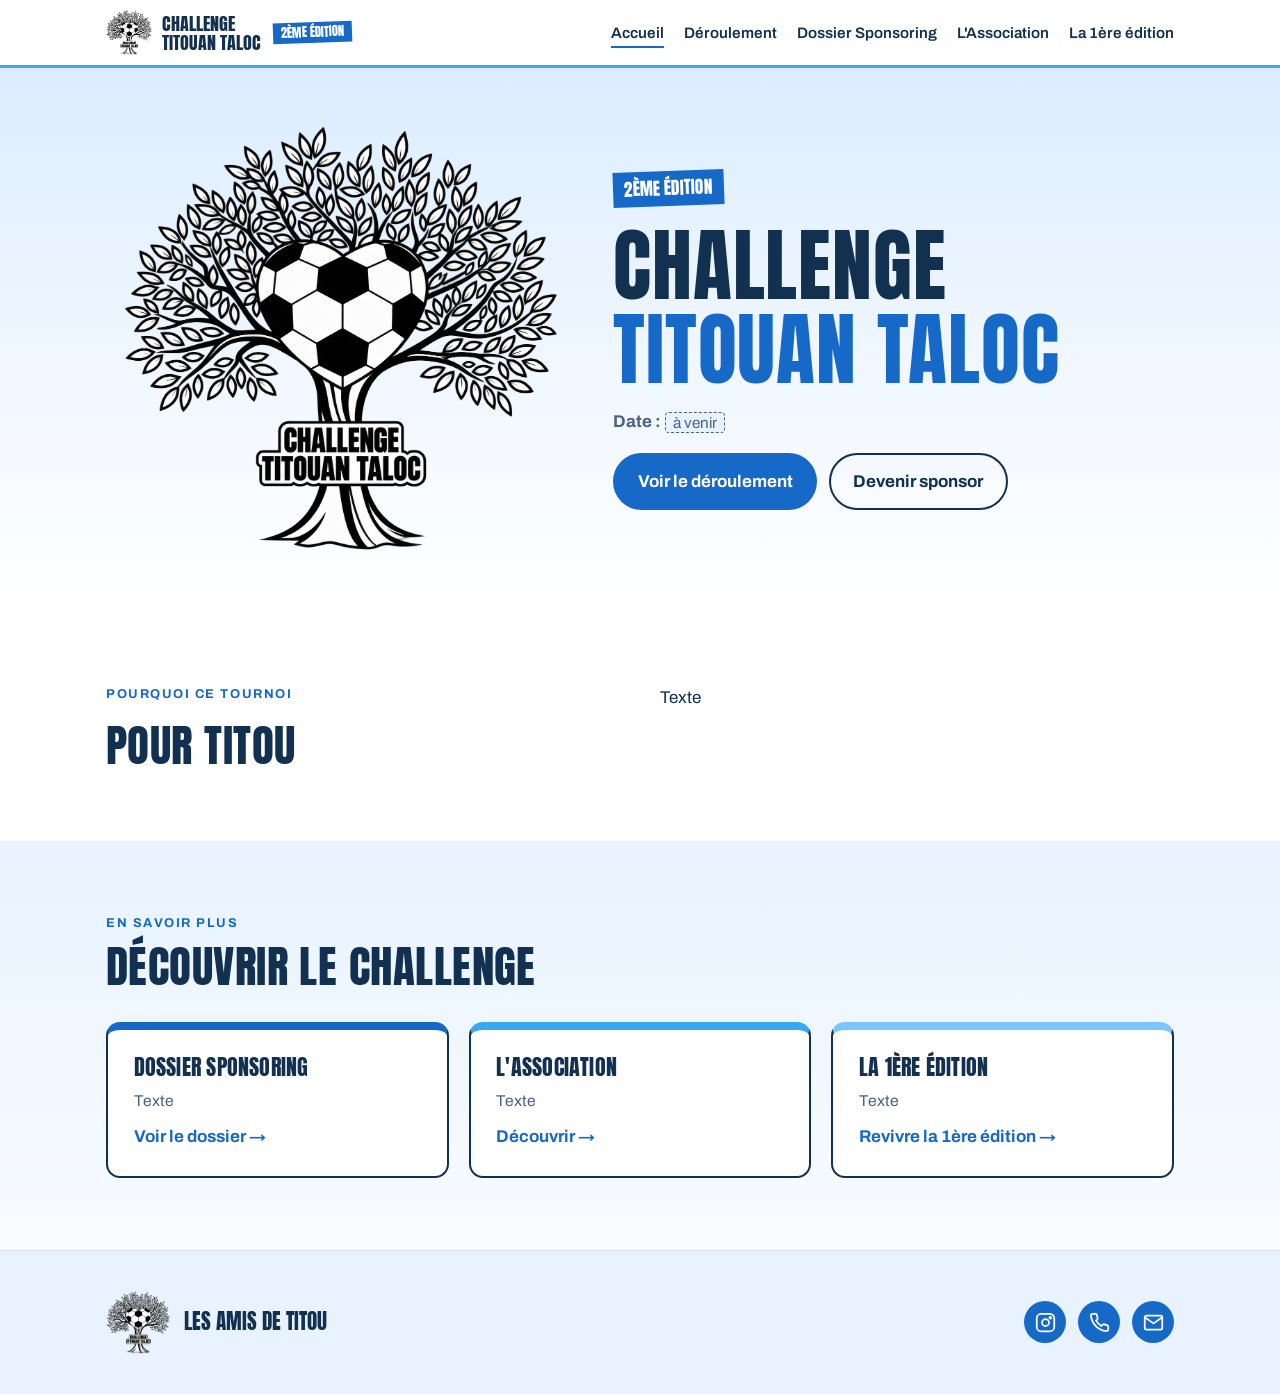
<file: index.html>
<!DOCTYPE html>
<html lang="fr">
<head>
  <meta charset="UTF-8">
  <meta name="viewport" content="width=device-width, initial-scale=1, viewport-fit=cover">
  <title>Challenge Titouan Taloc</title>
  <meta name="description" content="Tournoi de foot en hommage à Titouan Taloc - 2ème édition.">
  <!-- Logo du site (icône de l'onglet) -->
  <link rel="icon" type="image/png" href="assets/logo.png">
  <!-- Polices Google Fonts -->
  <link rel="stylesheet" href="https://fonts.googleapis.com/css2?family=Anton&family=Archivo:wght@400;600;700&display=swap">
  <link rel="stylesheet" href="css/style.css">
</head>
<body>

  <!-- ===== EN-TÊTE (identique sur toutes les pages) ===== -->
  <header class="site-header">
    <div class="container">
      <a class="brand" href="index.html">
        <img src="assets/logo.png" alt="">
        <span>Challenge<br>Titouan Taloc</span>
        <span class="edition-tag">2ème édition</span>
      </a>
      <!-- Bouton menu burger (visible seulement sur téléphone) -->
      <button class="menu-btn" type="button" aria-label="Ouvrir le menu" aria-expanded="false" aria-controls="menu">
        <span></span><span></span><span></span>
      </button>
      <nav id="menu">
        <ul class="nav">
          <li><a href="index.html" aria-current="page">Accueil</a></li>
          <li><a href="deroulement.html">Déroulement</a></li>
          <li><a href="sponsoring.html">Dossier Sponsoring</a></li>
          <li><a href="association.html">L'Association</a></li>
          <li><a href="premiere-edition.html">La 1ère édition</a></li>
        </ul>
      </nav>
    </div>
  </header>

  <main>
    <!-- ===== PRÉSENTATION ===== -->
    <section class="hero">
      <div class="container">
        <img class="hero-logo" src="assets/logo.png" alt="Logo du Challenge Titouan Taloc : un arbre dont le cœur est un ballon de foot">

        <div class="stack">
          <span class="edition-tag">2ème édition</span>
          <h1>Challenge <span>Titouan Taloc</span></h1>

          <!-- À compléter : date et lieu -->
          <p class="muted"><strong>Date :</strong> <span class="todo">à venir</span></p>
          <div class="btn-row">
            <a class="btn btn--primary" href="deroulement.html">Voir le déroulement</a>
            <a class="btn" href="sponsoring.html">Devenir sponsor</a>
          </div>
        </div>
      </div>
    </section>

    <!-- ===== POURQUOI CE TOURNOI ===== -->
    <section class="section">
      <div class="container two-cols">
        <div class="stack">
          <span class="eyebrow">Pourquoi ce tournoi</span>
          <h2>Pour Titou</h2>
        </div>
        <div class="stack">
          <p>
            Texte</p>
        </div>
      </div>
    </section>

    <!-- ===== BOUTONS VERS LES AUTRES PAGES ===== -->
    <section class="section section--alt">
      <div class="container">
        <span class="eyebrow">En savoir plus</span>
        <h2>Découvrir le Challenge</h2>

        <div class="cards">
          <a class="card" href="sponsoring.html">
            <h3>Dossier Sponsoring</h3>
            <p>Texte</p>
            <span class="arrow">Voir le dossier →</span>
          </a>
          <a class="card" href="association.html">
            <h3>L'Association</h3>
            <p>Texte</p>
            <span class="arrow">Découvrir →</span>
          </a>
          <a class="card" href="premiere-edition.html">
            <h3>La 1ère édition</h3>
            <p>Texte</p>
            <span class="arrow">Revivre la 1ère édition →</span>
          </a>
        </div>
      </div>
    </section>
  </main>

  <!-- ===== PIED DE PAGE (identique sur toutes les pages) ===== -->
  <footer class="site-footer">
    <div class="container">
      <div class="footer-brand">
        <img src="assets/logo.png" alt="">
        <div>
          <strong>Les Amis de Titou</strong>
        </div>
      </div>

      <div class="footer-icons">
        <a href="https://www.instagram.com/challenge_titou/" target="_blank" rel="noopener" aria-label="Instagram @challenge_titou" title="Instagram">
          <span class="icon">
            <svg viewBox="0 0 24 24" fill="none" stroke="currentColor" stroke-width="2" stroke-linecap="round" stroke-linejoin="round"><rect x="2" y="2" width="20" height="20" rx="5"/><circle cx="12" cy="12" r="4"/><circle cx="17.5" cy="6.5" r="1" fill="currentColor"/></svg>
          </span>
        </a>
        <a href="tel:+33767082339" aria-label="Téléphone 07 67 08 23 39" title="07 67 08 23 39">
          <span class="icon">
            <svg viewBox="0 0 24 24" fill="none" stroke="currentColor" stroke-width="2" stroke-linecap="round" stroke-linejoin="round"><path d="M22 16.92v3a2 2 0 0 1-2.18 2 19.79 19.79 0 0 1-8.63-3.07 19.5 19.5 0 0 1-6-6 19.79 19.79 0 0 1-3.07-8.67A2 2 0 0 1 4.11 2h3a2 2 0 0 1 2 1.72c.13.96.36 1.9.7 2.81a2 2 0 0 1-.45 2.11L8.09 9.91a16 16 0 0 0 6 6l1.27-1.27a2 2 0 0 1 2.11-.45c.91.34 1.85.57 2.81.7A2 2 0 0 1 22 16.92z"/></svg>
          </span>
        </a>
        <a href="mailto:lescopainsdetitou@gmail.com" aria-label="Mail lescopainsdetitou@gmail.com" title="lescopainsdetitou@gmail.com">
          <span class="icon">
            <svg viewBox="0 0 24 24" fill="none" stroke="currentColor" stroke-width="2" stroke-linecap="round" stroke-linejoin="round"><rect x="2" y="4" width="20" height="16" rx="2"/><path d="m22 6-10 7L2 6"/></svg>
          </span>
        </a>
      </div>
    </div>
  </footer>

  <script src="js/menu.js"></script>
</body>
</html>
</file>
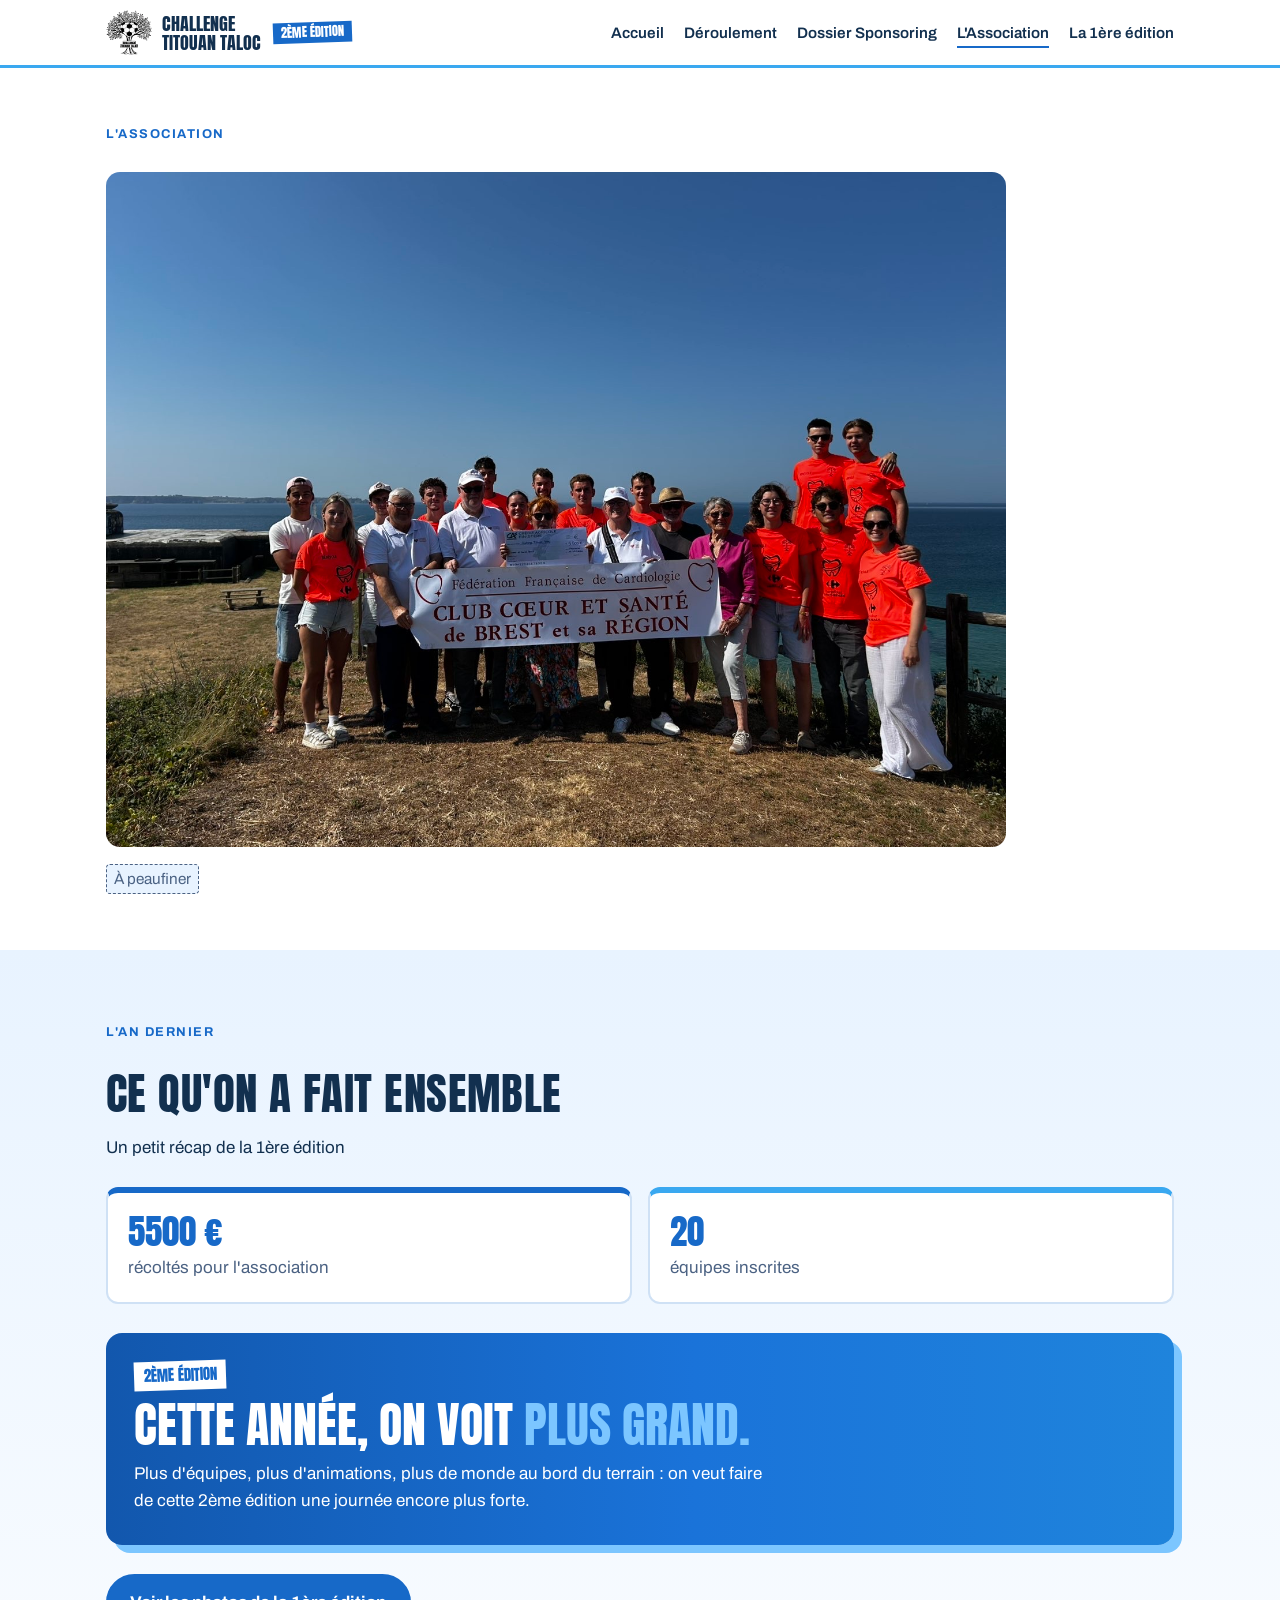
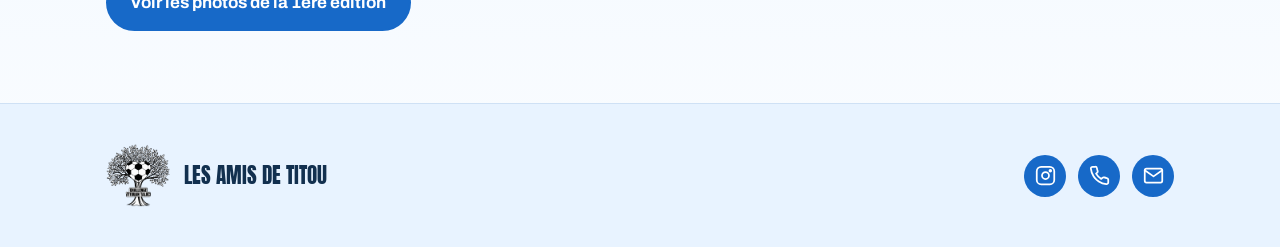
<file: association.html>
<!DOCTYPE html>
<html lang="fr">
<head>
  <meta charset="UTF-8">
  <meta name="viewport" content="width=device-width, initial-scale=1, viewport-fit=cover">
  <title>L'Association - Challenge Titouan Taloc</title>
  <link rel="icon" type="image/png" href="assets/logo.png">
  <link rel="stylesheet" href="https://fonts.googleapis.com/css2?family=Anton&family=Archivo:wght@400;600;700&display=swap">
  <link rel="stylesheet" href="css/style.css">
</head>
<body>

  <!-- ===== EN-TÊTE ===== -->
  <header class="site-header">
    <div class="container">
      <a class="brand" href="index.html">
        <img src="assets/logo.png" alt="">
        <span>Challenge<br>Titouan Taloc</span>
        <span class="edition-tag">2ème édition</span>
      </a>
      <!-- Bouton menu burger (visible seulement sur téléphone) -->
      <button class="menu-btn" type="button" aria-label="Ouvrir le menu" aria-expanded="false" aria-controls="menu">
        <span></span><span></span><span></span>
      </button>
      <nav id="menu">
        <ul class="nav">
          <li><a href="index.html">Accueil</a></li>
          <li><a href="deroulement.html">Déroulement</a></li>
          <li><a href="sponsoring.html">Dossier Sponsoring</a></li>
          <li><a href="association.html" aria-current="page">L'Association</a></li>
          <li><a href="premiere-edition.html">La 1ère édition</a></li>
        </ul>
      </nav>
    </div>
  </header>

  <main>
    <section class="page-head">
      <div class="container stack">
        <span class="eyebrow">L'Association</span>
        <figure class="photo">
          <img src="assets/photo-groupe.jpg" alt="Photo de groupe des Amis de Titou">
        </figure>
        <p class="todo">À peaufiner</p>
      </div>
    </section>

    <!-- ===== RÉCAP DE LA 1ÈRE ÉDITION (pour que l'asso puisse se projeter) ===== -->
    <section class="section section--alt">
      <div class="container stack">
        <span class="eyebrow">L'an dernier</span>
        <h2>Ce qu'on a fait ensemble</h2>
        <p>Un petit récap de la 1ère édition</p>

        <div class="stats">
          <div class="stat">
            <span class="num">5500 €</span>
            <span class="muted">récoltés pour l'association</span>
          </div>
          <div class="stat">
            <span class="num">20</span>
            <span class="muted">équipes inscrites</span>
          </div>
        </div>

        <!-- Encadré "on voit plus grand" -->
        <div class="next-year">
          <span class="next-year__tag">2ème édition</span>
          <p class="next-year__title">Cette année, on voit <span>plus grand.</span></p>
          <p>Plus d'équipes, plus d'animations, plus de monde au bord du terrain : on veut faire de cette 2ème édition une journée encore plus forte.</p>
        </div>

        <div class="btn-row">
          <a class="btn btn--primary" href="premiere-edition.html">Voir les photos de la 1ère édition</a>
        </div>
      </div>
    </section>
  </main>

<!-- ===== PIED DE PAGE ===== -->
  <footer class="site-footer">
    <div class="container">
      <div class="footer-brand">
        <img src="assets/logo.png" alt="">
        <div>
          <strong>Les Amis de Titou</strong>
        </div>
      </div>

      <div class="footer-icons">
        <a href="https://www.instagram.com/challenge_titou/" target="_blank" rel="noopener" aria-label="Instagram @challenge_titou" title="Instagram">
          <span class="icon">
            <svg viewBox="0 0 24 24" fill="none" stroke="currentColor" stroke-width="2" stroke-linecap="round" stroke-linejoin="round"><rect x="2" y="2" width="20" height="20" rx="5"/><circle cx="12" cy="12" r="4"/><circle cx="17.5" cy="6.5" r="1" fill="currentColor"/></svg>
          </span>
        </a>
        <a href="tel:+33767082339" aria-label="Téléphone 07 67 08 23 39" title="07 67 08 23 39">
          <span class="icon">
            <svg viewBox="0 0 24 24" fill="none" stroke="currentColor" stroke-width="2" stroke-linecap="round" stroke-linejoin="round"><path d="M22 16.92v3a2 2 0 0 1-2.18 2 19.79 19.79 0 0 1-8.63-3.07 19.5 19.5 0 0 1-6-6 19.79 19.79 0 0 1-3.07-8.67A2 2 0 0 1 4.11 2h3a2 2 0 0 1 2 1.72c.13.96.36 1.9.7 2.81a2 2 0 0 1-.45 2.11L8.09 9.91a16 16 0 0 0 6 6l1.27-1.27a2 2 0 0 1 2.11-.45c.91.34 1.85.57 2.81.7A2 2 0 0 1 22 16.92z"/></svg>
          </span>
        </a>
        <a href="mailto:lescopainsdetitou@gmail.com" aria-label="Mail lescopainsdetitou@gmail.com" title="lescopainsdetitou@gmail.com">
          <span class="icon">
            <svg viewBox="0 0 24 24" fill="none" stroke="currentColor" stroke-width="2" stroke-linecap="round" stroke-linejoin="round"><rect x="2" y="4" width="20" height="16" rx="2"/><path d="m22 6-10 7L2 6"/></svg>
          </span>
        </a>
      </div>
    </div>
  </footer>

  <script src="js/menu.js"></script>
</body>
</html>
</file>
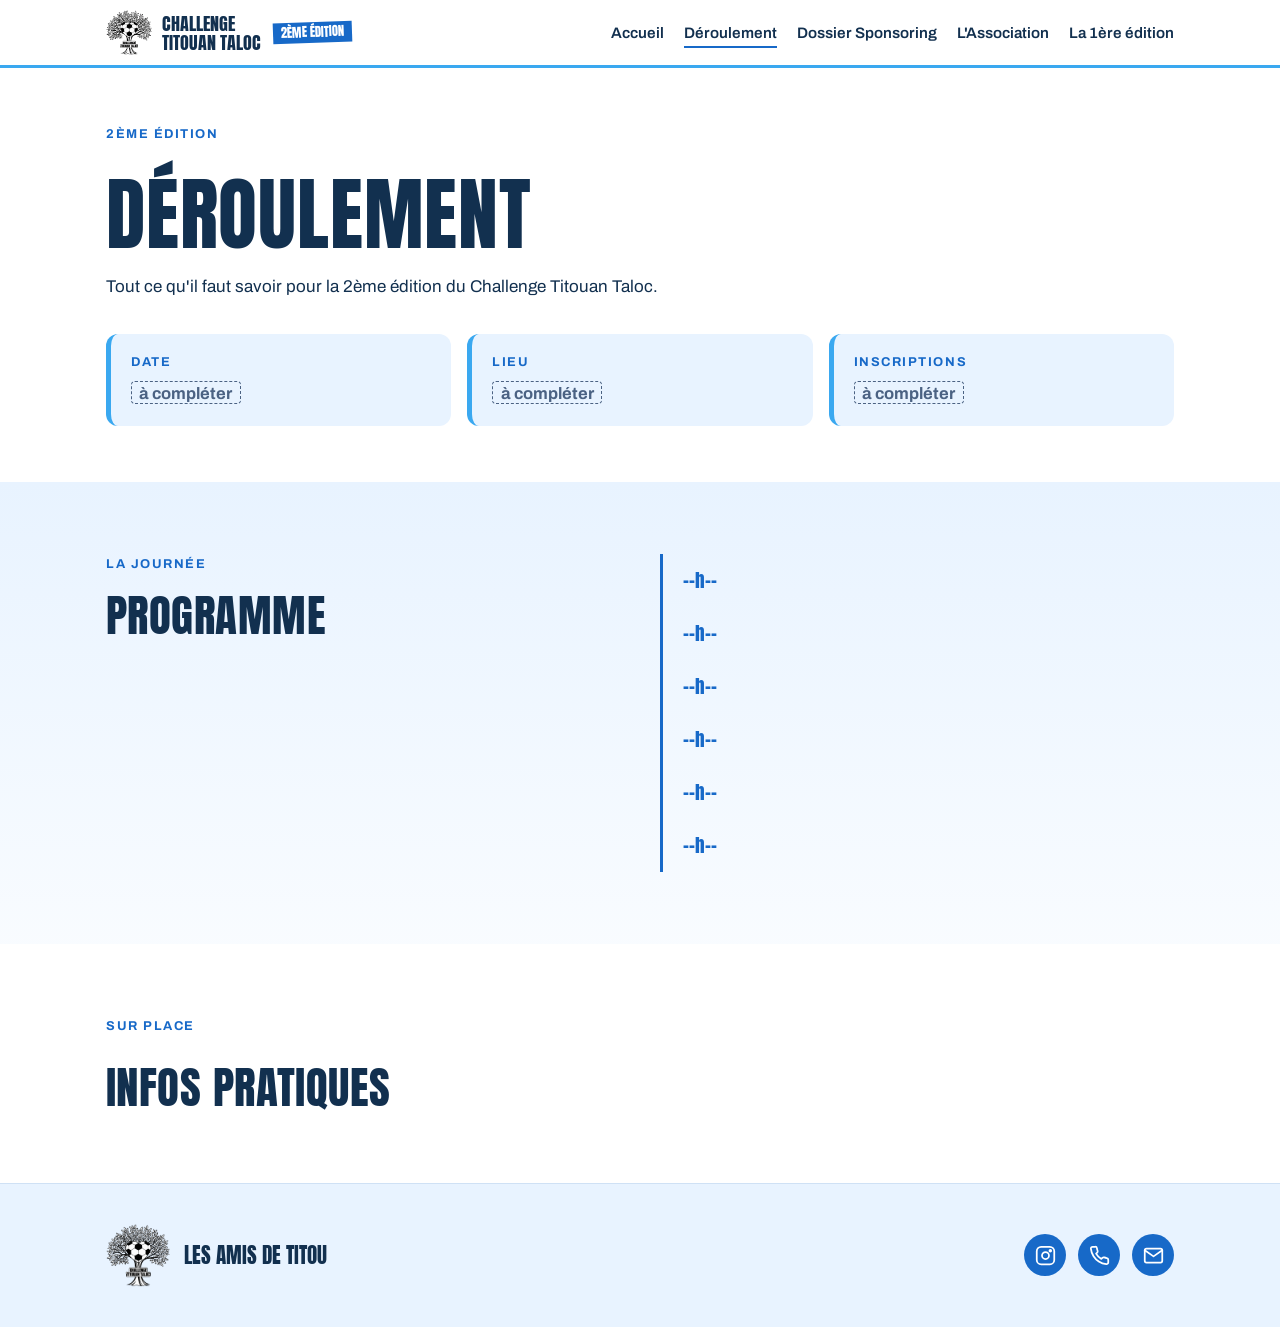
<file: deroulement.html>
<!DOCTYPE html>
<html lang="fr">
<head>
  <meta charset="UTF-8">
  <meta name="viewport" content="width=device-width, initial-scale=1, viewport-fit=cover">
  <title>Déroulement - Challenge Titouan Taloc</title>
  <link rel="icon" type="image/png" href="assets/logo.png">
  <link rel="stylesheet" href="https://fonts.googleapis.com/css2?family=Anton&family=Archivo:wght@400;600;700&display=swap">
  <link rel="stylesheet" href="css/style.css">
</head>
<body>

  <!-- ===== EN-TÊTE ===== -->
  <header class="site-header">
    <div class="container">
      <a class="brand" href="index.html">
        <img src="assets/logo.png" alt="">
        <span>Challenge<br>Titouan Taloc</span>
        <span class="edition-tag">2ème édition</span>
      </a>
      <!-- Bouton menu burger (visible seulement sur téléphone) -->
      <button class="menu-btn" type="button" aria-label="Ouvrir le menu" aria-expanded="false" aria-controls="menu">
        <span></span><span></span><span></span>
      </button>
      <nav id="menu">
        <ul class="nav">
          <li><a href="index.html">Accueil</a></li>
          <li><a href="deroulement.html" aria-current="page">Déroulement</a></li>
          <li><a href="sponsoring.html">Dossier Sponsoring</a></li>
          <li><a href="association.html">L'Association</a></li>
          <li><a href="premiere-edition.html">La 1ère édition</a></li>
        </ul>
      </nav>
    </div>
  </header>

  <main>
    <section class="page-head">
      <div class="container stack">
        <span class="eyebrow">2ème édition</span>
        <h1>Déroulement</h1>
        <p>Tout ce qu'il faut savoir pour la 2ème édition du Challenge Titouan Taloc.</p>

        <!-- Les infos principales en un coup d'œil -->
        <div class="infos">
          <div class="info">
            <span class="eyebrow">Date</span>
            <strong><span class="todo">à compléter</span></strong>
          </div>
          <div class="info">
            <span class="eyebrow">Lieu</span>
            <strong><span class="todo">à compléter</span></strong>
          </div>
          <div class="info">
            <span class="eyebrow">Inscriptions</span>
            <strong><span class="todo">à compléter</span></strong>
          </div>
        </div>
      </div>
    </section>

    <!-- ===== PROGRAMME DE LA JOURNÉE ===== -->
    <section class="section section--alt">
      <div class="container two-cols">
        <div class="stack">
          <span class="eyebrow">La journée</span>
          <h2>Programme</h2>
        </div>

        <!-- Pour ajouter une étape : copier un <li> et écrire l'heure + le texte -->
        <ol class="timeline">
          <li><span class="time">--h--</span></li>
          <li><span class="time">--h--</span></li>
          <li><span class="time">--h--</span></li>
          <li><span class="time">--h--</span></li>
          <li><span class="time">--h--</span></li>
          <li><span class="time">--h--</span></li>
        </ol>
      </div>
    </section>

    <!-- ===== INFOS PRATIQUES ===== -->
    <section class="section">
      <div class="container stack">
        <span class="eyebrow">Sur place</span>
        <h2>Infos pratiques</h2>
      </div>
    </section>

  </main>

<!-- ===== PIED DE PAGE ===== -->
  <footer class="site-footer">
    <div class="container">
      <div class="footer-brand">
        <img src="assets/logo.png" alt="">
        <div>
          <strong>Les Amis de Titou</strong>
        </div>
      </div>

      <div class="footer-icons">
        <a href="https://www.instagram.com/challenge_titou/" target="_blank" rel="noopener" aria-label="Instagram @challenge_titou" title="Instagram">
          <span class="icon">
            <svg viewBox="0 0 24 24" fill="none" stroke="currentColor" stroke-width="2" stroke-linecap="round" stroke-linejoin="round"><rect x="2" y="2" width="20" height="20" rx="5"/><circle cx="12" cy="12" r="4"/><circle cx="17.5" cy="6.5" r="1" fill="currentColor"/></svg>
          </span>
        </a>
        <a href="tel:+33767082339" aria-label="Téléphone 07 67 08 23 39" title="07 67 08 23 39">
          <span class="icon">
            <svg viewBox="0 0 24 24" fill="none" stroke="currentColor" stroke-width="2" stroke-linecap="round" stroke-linejoin="round"><path d="M22 16.92v3a2 2 0 0 1-2.18 2 19.79 19.79 0 0 1-8.63-3.07 19.5 19.5 0 0 1-6-6 19.79 19.79 0 0 1-3.07-8.67A2 2 0 0 1 4.11 2h3a2 2 0 0 1 2 1.72c.13.96.36 1.9.7 2.81a2 2 0 0 1-.45 2.11L8.09 9.91a16 16 0 0 0 6 6l1.27-1.27a2 2 0 0 1 2.11-.45c.91.34 1.85.57 2.81.7A2 2 0 0 1 22 16.92z"/></svg>
          </span>
        </a>
        <a href="mailto:lescopainsdetitou@gmail.com" aria-label="Mail lescopainsdetitou@gmail.com" title="lescopainsdetitou@gmail.com">
          <span class="icon">
            <svg viewBox="0 0 24 24" fill="none" stroke="currentColor" stroke-width="2" stroke-linecap="round" stroke-linejoin="round"><rect x="2" y="4" width="20" height="16" rx="2"/><path d="m22 6-10 7L2 6"/></svg>
          </span>
        </a>
      </div>
    </div>
  </footer>

  <script src="js/menu.js"></script>
</body>
</html>
</file>
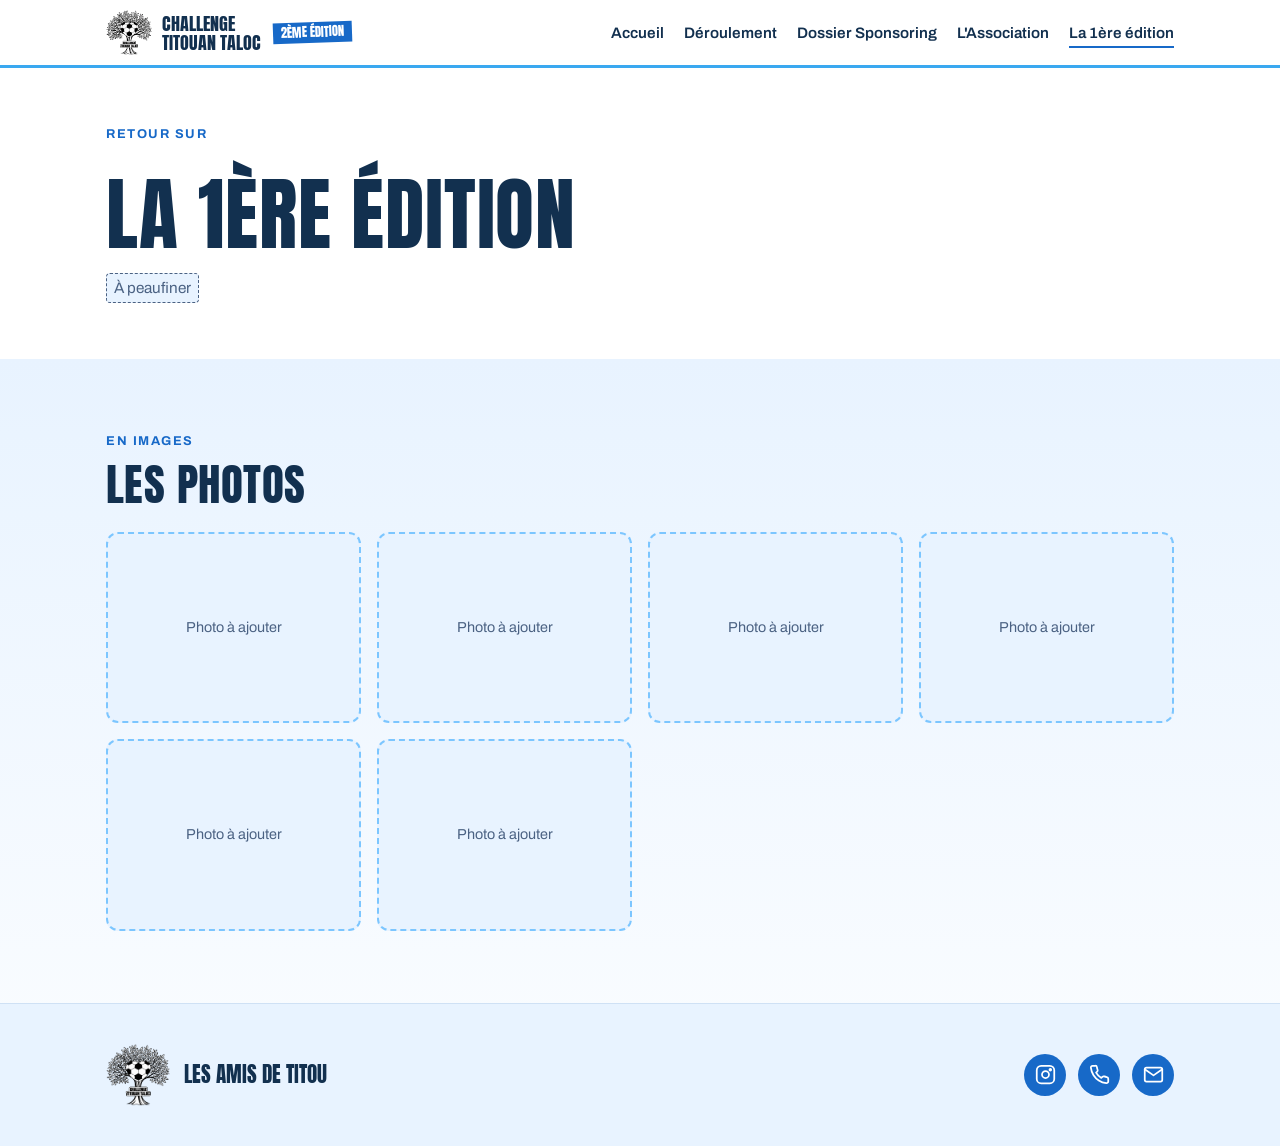
<file: premiere-edition.html>
<!DOCTYPE html>
<html lang="fr">
<head>
  <meta charset="UTF-8">
  <meta name="viewport" content="width=device-width, initial-scale=1, viewport-fit=cover">
  <title>La 1ère édition - Challenge Titouan Taloc</title>
  <link rel="icon" type="image/png" href="assets/logo.png">
  <link rel="stylesheet" href="https://fonts.googleapis.com/css2?family=Anton&family=Archivo:wght@400;600;700&display=swap">
  <link rel="stylesheet" href="css/style.css">
</head>
<body>

  <!-- ===== EN-TÊTE ===== -->
  <header class="site-header">
    <div class="container">
      <a class="brand" href="index.html">
        <img src="assets/logo.png" alt="">
        <span>Challenge<br>Titouan Taloc</span>
        <span class="edition-tag">2ème édition</span>
      </a>
      <!-- Bouton menu burger (visible seulement sur téléphone) -->
      <button class="menu-btn" type="button" aria-label="Ouvrir le menu" aria-expanded="false" aria-controls="menu">
        <span></span><span></span><span></span>
      </button>
      <nav id="menu">
        <ul class="nav">
          <li><a href="index.html">Accueil</a></li>
          <li><a href="deroulement.html">Déroulement</a></li>
          <li><a href="sponsoring.html">Dossier Sponsoring</a></li>
          <li><a href="association.html">L'Association</a></li>
          <li><a href="premiere-edition.html" aria-current="page">La 1ère édition</a></li>
        </ul>
      </nav>
    </div>
  </header>

  <main>
    <section class="page-head">
      <div class="container stack">
        <span class="eyebrow">Retour sur</span>
        <h1>La 1ère édition</h1>
        <p class="todo">À peaufiner</p>
      </div>
    </section>

    <!-- ===== PHOTOS DE LA 1ÈRE ÉDITION ===== -->
    <section class="section section--alt">
      <div class="container">
        <span class="eyebrow">En images</span>
        <h2>Les photos</h2>

        <!-- Pour ajouter une photo : la mettre dans assets/ puis remplacer une case
             <div class="photo-slot">…</div> par :
             <figure><img src="assets/nom-de-la-photo.jpg" alt="Description courte"></figure> -->
        <div class="gallery">
          <div class="photo-slot">Photo à ajouter</div>
          <div class="photo-slot">Photo à ajouter</div>
          <div class="photo-slot">Photo à ajouter</div>
          <div class="photo-slot">Photo à ajouter</div>
          <div class="photo-slot">Photo à ajouter</div>
          <div class="photo-slot">Photo à ajouter</div>
        </div>
      </div>
    </section>
  </main>

<!-- ===== PIED DE PAGE ===== -->
  <footer class="site-footer">
    <div class="container">
      <div class="footer-brand">
        <img src="assets/logo.png" alt="">
        <div>
          <strong>Les Amis de Titou</strong>
        </div>
      </div>

      <div class="footer-icons">
        <a href="https://www.instagram.com/challenge_titou/" target="_blank" rel="noopener" aria-label="Instagram @challenge_titou" title="Instagram">
          <span class="icon">
            <svg viewBox="0 0 24 24" fill="none" stroke="currentColor" stroke-width="2" stroke-linecap="round" stroke-linejoin="round"><rect x="2" y="2" width="20" height="20" rx="5"/><circle cx="12" cy="12" r="4"/><circle cx="17.5" cy="6.5" r="1" fill="currentColor"/></svg>
          </span>
        </a>
        <a href="tel:+33767082339" aria-label="Téléphone 07 67 08 23 39" title="07 67 08 23 39">
          <span class="icon">
            <svg viewBox="0 0 24 24" fill="none" stroke="currentColor" stroke-width="2" stroke-linecap="round" stroke-linejoin="round"><path d="M22 16.92v3a2 2 0 0 1-2.18 2 19.79 19.79 0 0 1-8.63-3.07 19.5 19.5 0 0 1-6-6 19.79 19.79 0 0 1-3.07-8.67A2 2 0 0 1 4.11 2h3a2 2 0 0 1 2 1.72c.13.96.36 1.9.7 2.81a2 2 0 0 1-.45 2.11L8.09 9.91a16 16 0 0 0 6 6l1.27-1.27a2 2 0 0 1 2.11-.45c.91.34 1.85.57 2.81.7A2 2 0 0 1 22 16.92z"/></svg>
          </span>
        </a>
        <a href="mailto:lescopainsdetitou@gmail.com" aria-label="Mail lescopainsdetitou@gmail.com" title="lescopainsdetitou@gmail.com">
          <span class="icon">
            <svg viewBox="0 0 24 24" fill="none" stroke="currentColor" stroke-width="2" stroke-linecap="round" stroke-linejoin="round"><rect x="2" y="4" width="20" height="16" rx="2"/><path d="m22 6-10 7L2 6"/></svg>
          </span>
        </a>
      </div>
    </div>
  </footer>

  <script src="js/menu.js"></script>
</body>
</html>
</file>
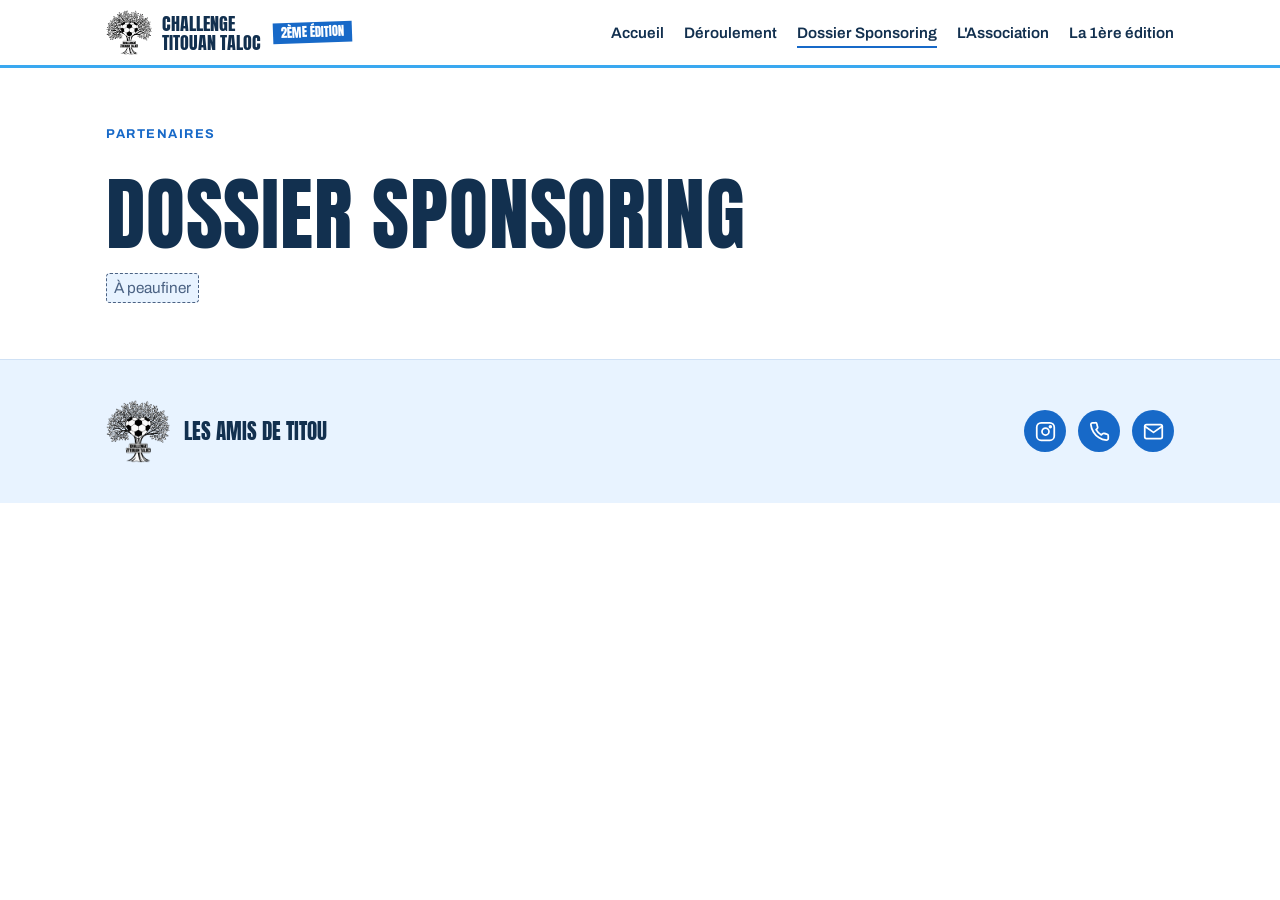
<file: sponsoring.html>
<!DOCTYPE html>
<html lang="fr">
<head>
  <meta charset="UTF-8">
  <meta name="viewport" content="width=device-width, initial-scale=1, viewport-fit=cover">
  <title>Dossier Sponsoring - Challenge Titouan Taloc</title>
  <link rel="icon" type="image/png" href="assets/logo.png">
  <link rel="stylesheet" href="https://fonts.googleapis.com/css2?family=Anton&family=Archivo:wght@400;600;700&display=swap">
  <link rel="stylesheet" href="css/style.css">
</head>
<body>

  <!-- ===== EN-TÊTE ===== -->
  <header class="site-header">
    <div class="container">
      <a class="brand" href="index.html">
        <img src="assets/logo.png" alt="">
        <span>Challenge<br>Titouan Taloc</span>
        <span class="edition-tag">2ème édition</span>
      </a>
      <!-- Bouton menu burger (visible seulement sur téléphone) -->
      <button class="menu-btn" type="button" aria-label="Ouvrir le menu" aria-expanded="false" aria-controls="menu">
        <span></span><span></span><span></span>
      </button>
      <nav id="menu">
        <ul class="nav">
          <li><a href="index.html">Accueil</a></li>
          <li><a href="deroulement.html">Déroulement</a></li>
          <li><a href="sponsoring.html" aria-current="page">Dossier Sponsoring</a></li>
          <li><a href="association.html">L'Association</a></li>
          <li><a href="premiere-edition.html">La 1ère édition</a></li>
        </ul>
      </nav>
    </div>
  </header>

  <main>
    <section class="page-head">
      <div class="container stack">
        <span class="eyebrow">Partenaires</span>
        <h1>Dossier Sponsoring</h1>
        <p class="todo">À peaufiner</p>
      </div>
    </section>
  </main>

  <!-- ===== PIED DE PAGE ===== -->
  <footer class="site-footer">
    <div class="container">
      <div class="footer-brand">
        <img src="assets/logo.png" alt="">
        <div>
          <strong>Les Amis de Titou</strong>
        </div>
      </div>

      <div class="footer-icons">
        <a href="https://www.instagram.com/challenge_titou/" target="_blank" rel="noopener" aria-label="Instagram @challenge_titou" title="Instagram">
          <span class="icon">
            <svg viewBox="0 0 24 24" fill="none" stroke="currentColor" stroke-width="2" stroke-linecap="round" stroke-linejoin="round"><rect x="2" y="2" width="20" height="20" rx="5"/><circle cx="12" cy="12" r="4"/><circle cx="17.5" cy="6.5" r="1" fill="currentColor"/></svg>
          </span>
        </a>
        <a href="tel:+33767082339" aria-label="Téléphone 07 67 08 23 39" title="07 67 08 23 39">
          <span class="icon">
            <svg viewBox="0 0 24 24" fill="none" stroke="currentColor" stroke-width="2" stroke-linecap="round" stroke-linejoin="round"><path d="M22 16.92v3a2 2 0 0 1-2.18 2 19.79 19.79 0 0 1-8.63-3.07 19.5 19.5 0 0 1-6-6 19.79 19.79 0 0 1-3.07-8.67A2 2 0 0 1 4.11 2h3a2 2 0 0 1 2 1.72c.13.96.36 1.9.7 2.81a2 2 0 0 1-.45 2.11L8.09 9.91a16 16 0 0 0 6 6l1.27-1.27a2 2 0 0 1 2.11-.45c.91.34 1.85.57 2.81.7A2 2 0 0 1 22 16.92z"/></svg>
          </span>
        </a>
        <a href="mailto:lescopainsdetitou@gmail.com" aria-label="Mail lescopainsdetitou@gmail.com" title="lescopainsdetitou@gmail.com">
          <span class="icon">
            <svg viewBox="0 0 24 24" fill="none" stroke="currentColor" stroke-width="2" stroke-linecap="round" stroke-linejoin="round"><rect x="2" y="4" width="20" height="16" rx="2"/><path d="m22 6-10 7L2 6"/></svg>
          </span>
        </a>
      </div>
    </div>
  </footer>

  <script src="js/menu.js"></script>
</body>
</html>
</file>
<file: css/style.css>
/* =========================================================
   Challenge Titouan Taloc - feuille de style commune
   Mise en page : en-tête fixe en haut, sections empilées,
   pied de page avec les contacts.
   ========================================================= */

/* ---------- 1. Variables (couleurs + polices) ---------- */
/* Plusieurs nuances de bleu, plus claires et plus colorées */
:root {
  color-scheme: light;
  --bg: #ffffff;          /* fond de page */
  --surface: #e8f3ff;     /* fond des blocs secondaires (bleu ciel très clair) */
  --fg: #12304f;          /* texte principal (bleu marine) */
  --muted: #4b6283;       /* texte secondaire */
  --line: #cfe1f5;        /* bordures fines */
  --accent: #1769c8;      /* bleu principal */
  --accent-2: #3aa8f0;    /* bleu ciel (décorations) */
  --accent-3: #7cc6ff;    /* bleu clair (décorations) */
  --accent-fg: #ffffff;   /* texte posé sur le bleu */
  --band-bg: linear-gradient(90deg, #1257ad, #1a73d9 55%, #1f84dc); /* bandeau "brassard" */
  --band-fg: #ffffff;
  --hero-bg: linear-gradient(180deg, #dcedff 0%, #f2f8ff 60%, #ffffff 100%);
  --logo-filter: none;    /* le logo est noir : on ne le touche pas en mode clair */

  --font-display: "Anton", "Impact", "Arial Narrow", sans-serif;
  --font-body: "Archivo", "Segoe UI", Arial, sans-serif;
}

/* Le site reste toujours en clair (retours : le mode sombre faisait trop foncé).
   Le thème sombre ci-dessous ne s'active que si on ajoute data-theme="dark" sur <html>. */
:root[data-theme="dark"] {
  --bg: #13294a;
  --surface: #1a365e;
  --fg: #eef6ff;
  --muted: #b3c9e4;
  --line: #2c4d7a;
  --accent: #6cbcff;
  --accent-2: #3aa8f0;
  --accent-3: #9fd4ff;
  --accent-fg: #0d2240;
  --band-bg: linear-gradient(90deg, #1561bd, #1d7ad8 55%, #2a8de0);
  --band-fg: #ffffff;
  --hero-bg: linear-gradient(180deg, #1d4378 0%, #17325a 60%, #13294a 100%);
  --logo-filter: invert(1);
  color-scheme: dark;
}

/* ---------- 2. Base ---------- */
* { box-sizing: border-box; }

body {
  margin: 0;
  background: var(--bg);
  color: var(--fg);
  font-family: var(--font-body);
  font-size: 1.0625rem;
  line-height: 1.6;
}

img { max-width: 100%; display: block; }

a { color: inherit; }
a:focus-visible { outline: 3px solid var(--accent); outline-offset: 3px; }

h1, h2, h3 {
  font-family: var(--font-display);
  font-weight: 400;          /* Anton est déjà très gras */
  text-transform: uppercase;
  line-height: 1.05;
  letter-spacing: 0.01em;
  text-wrap: balance;
  margin: 0;
}
h1 { font-size: clamp(2.6rem, 8vw, 5rem); }
h2 { font-size: clamp(1.9rem, 5vw, 2.8rem); }
h3 { font-size: 1.35rem; }

p { margin: 0; max-width: 65ch; }

/* Conteneur centré, avec marges sur les côtés (16px minimum) */
.container {
  max-width: 1100px;
  margin: 0 auto;
  padding-left: max(16px, env(safe-area-inset-left, 0px));
  padding-right: max(16px, env(safe-area-inset-right, 0px));
}

.section { padding-block: 4.5rem; }
.section--alt { background: linear-gradient(180deg, var(--surface), var(--bg) 140%); }

.stack { display: flex; flex-direction: column; gap: 1.1rem; }

/* Petit libellé au-dessus des titres */
.eyebrow {
  display: block;
  font-size: 0.8rem;
  font-weight: 700;
  text-transform: uppercase;
  letter-spacing: 0.12em;
  color: var(--accent);
}

/* Espace sous le petit libellé quand il n'est pas dans un .stack */
.container > .eyebrow { margin-bottom: 0.6rem; }

.muted { color: var(--muted); }

/* Texte "à peaufiner" bien visible pour les relectures */
.todo {
  background: var(--surface);
  border: 1px dashed var(--muted);
  padding: 0.1em 0.45em;
  border-radius: 4px;
  font-size: 0.9em;
  color: var(--muted);
  width: fit-content;
}

/* ---------- 3. En-tête + menu ---------- */
body::before {
  content: "";
  position: fixed;
  inset: 0 0 auto;
  height: env(safe-area-inset-top, 0px);
  z-index: 10;
  background: var(--bg);
}

.site-header {
  position: sticky;
  top: env(safe-area-inset-top, 0px);
  z-index: 5;
  background: var(--bg);
  border-bottom: 3px solid var(--accent-2);
}
.site-header .container {
  display: flex;
  align-items: center;
  justify-content: space-between;
  flex-wrap: wrap;
  gap: 0.5rem 1.5rem;
  padding-block: 0.6rem;
}

.brand {
  display: flex;
  align-items: center;
  gap: 0.6rem;
  text-decoration: none;
}
.brand img { width: 46px; height: 46px; object-fit: contain; filter: var(--logo-filter); }
.brand span {
  font-family: var(--font-display);
  text-transform: uppercase;
  font-size: 1.15rem;
  line-height: 1;
}

.nav {
  display: flex;
  flex-wrap: wrap;
  gap: 0.25rem 1.25rem;
  list-style: none;
  margin: 0;
  padding: 0;
}
.nav a {
  text-decoration: none;
  font-weight: 600;
  font-size: 0.95rem;
  padding-block: 0.3rem;
  border-bottom: 2px solid transparent;
}
.nav a:hover { border-bottom-color: var(--line); }
.nav a[aria-current="page"] { border-bottom-color: var(--accent); }

/* Bouton burger : caché sur ordinateur, affiché sur téléphone (voir partie 8) */
.menu-btn { display: none; }

/* ---------- 4. Boutons ---------- */
.btn {
  display: inline-flex;
  align-items: center;
  gap: 0.5rem;
  padding: 0.8rem 1.4rem;
  border-radius: 999px;
  border: 2px solid var(--fg);
  font-weight: 700;
  text-decoration: none;
  transition: transform 0.15s ease;
}
.btn:hover { transform: translateY(-2px); }
.btn--primary { background: var(--accent); border-color: var(--accent); color: var(--accent-fg); }

.btn-row { display: flex; flex-wrap: wrap; gap: 0.75rem; }

/* ---------- 5. Accueil : grand bloc d'introduction ---------- */
.hero { background: var(--hero-bg); }
.hero .container {
  display: grid;
  grid-template-columns: minmax(0, 5fr) minmax(0, 6fr);
  align-items: center;
  gap: 2.5rem;
  padding-block: 3.5rem;
}
.hero-logo { filter: var(--logo-filter); width: 100%; max-width: 440px; margin-inline: auto; }
.hero h1 span { color: var(--accent); }

.edition-tag {
  display: inline-block;
  background: var(--accent);
  color: var(--accent-fg);
  font-family: var(--font-display);
  text-transform: uppercase;
  font-size: 1.1rem;
  padding: 0.2rem 0.7rem;
  transform: rotate(-2deg);
  width: fit-content;
}

/* Version plus petite de l'étiquette, dans l'en-tête à côté du titre */
.brand .edition-tag {
  font-size: 0.8rem;
  line-height: 1.3;
  padding: 0.15rem 0.5rem;
  margin-left: 0.2rem;
}

/* Bandeau façon "brassard" porté en hommage sur les terrains */
.band {
  background: var(--band-bg);
  color: var(--band-fg);
  font-family: var(--font-display);
  text-transform: uppercase;
  letter-spacing: 0.06em;
  font-size: 1.05rem;
}
.band .container {
  display: flex;
  flex-wrap: wrap;
  justify-content: center;
  gap: 0.4rem 1.6rem;
  padding-block: 0.9rem;
  text-align: center;
}
.band .dot { color: var(--accent-3); }

.two-cols {
  display: grid;
  grid-template-columns: minmax(0, 1fr) minmax(0, 1fr);
  gap: 2.5rem;
  align-items: start;
}

/* Cartes-boutons vers les autres pages */
.cards {
  display: grid;
  grid-template-columns: repeat(3, minmax(0, 1fr));
  gap: 1.25rem;
  margin-top: 2rem;
}
.card {
  display: flex;
  flex-direction: column;
  gap: 0.6rem;
  padding: 1.6rem;
  background: var(--bg);
  border: 2px solid var(--fg);
  border-radius: 14px;
  text-decoration: none;
  transition: transform 0.15s ease, box-shadow 0.15s ease;
}
.card { border-top: 8px solid var(--accent); }
.card:nth-child(2) { border-top-color: var(--accent-2); }
.card:nth-child(3) { border-top-color: var(--accent-3); }
.card:hover { transform: translateY(-4px); box-shadow: 6px 6px 0 var(--accent-2); }
.card p { color: var(--muted); font-size: 0.98rem; }
.card .arrow { margin-top: auto; font-weight: 700; color: var(--accent); }

/* ---------- 6. Pages intérieures ---------- */
.page-head .container { padding-block: 3.5rem; }

/* Page Déroulement : infos clés (date, lieu, inscriptions) */
.infos {
  display: grid;
  grid-template-columns: repeat(3, minmax(0, 1fr));
  gap: 1rem;
  margin-top: 1rem;
}
.info {
  display: flex;
  flex-direction: column;
  gap: 0.4rem;
  padding: 1.1rem 1.25rem;
  background: var(--surface);
  border-left: 5px solid var(--accent-2);
  border-radius: 12px;
}
.info strong { font-size: 1.15rem; }

/* Page Déroulement : programme de la journée */
.timeline {
  list-style: none;
  margin: 0;
  padding: 0;
  border-left: 3px solid var(--accent);
}
.timeline li {
  display: flex;
  align-items: baseline;
  gap: 1rem;
  padding: 0.7rem 0 0.7rem 1.25rem;
  font-weight: 600;
}
.timeline .time {
  min-width: 3.5rem;
  font-family: var(--font-display);
  font-weight: 400;
  font-size: 1.2rem;
  color: var(--accent);
  font-variant-numeric: tabular-nums;
}

/* Photo 1ère édition */
.photo { margin: 0; max-width: 900px; }
.photo img { width: 100%; height: auto; border-radius: 14px; }

/* Chiffres clés (récap de la 1ère édition) */
.stats {
  display: grid;
  grid-template-columns: repeat(2, minmax(0, 1fr));
  gap: 1rem;
  margin-top: 0.5rem;
}
.stat {
  display: flex;
  flex-direction: column;
  gap: 0.3rem;
  padding: 1.3rem 1.25rem;
  background: var(--bg);
  border: 2px solid var(--line);
  border-top: 6px solid var(--accent);
  border-radius: 12px;
}
.stat:nth-child(2) { border-top-color: var(--accent-2); }
.stat:nth-child(3) { border-top-color: var(--accent-3); }
.stat .num {
  font-family: var(--font-display);
  font-size: 2.2rem;
  line-height: 1;
  color: var(--accent);
}

/* Encadré "l'année prochaine on voit plus grand" */
.next-year {
  display: flex;
  flex-direction: column;
  gap: 0.6rem;
  margin-block: 0.75rem;
  padding: 1.75rem 1.75rem 1.9rem;
  border-radius: 16px;
  background: var(--band-bg);
  color: var(--band-fg);
  box-shadow: 8px 8px 0 var(--accent-3);
}
.next-year__tag {
  width: fit-content;
  background: var(--band-fg);
  color: var(--accent);
  font-family: var(--font-display);
  text-transform: uppercase;
  font-size: 0.95rem;
  padding: 0.15rem 0.6rem;
  transform: rotate(-2deg);
}
.next-year__title {
  font-family: var(--font-display);
  text-transform: uppercase;
  font-size: clamp(1.9rem, 5vw, 3rem);
  line-height: 1.05;
}
.next-year__title span { color: var(--accent-3); }

.checklist { margin: 0; padding-left: 1.2rem; display: flex; flex-direction: column; gap: 0.4rem; }
.checklist li::marker { color: var(--accent-2); }

/* Galerie photos de la 1ère édition */
.gallery {
  display: grid;
  grid-template-columns: repeat(auto-fill, minmax(min(100%, 240px), 1fr));
  gap: 1rem;
  margin-top: 1.5rem;
}
.gallery figure { margin: 0; }
.gallery img {
  width: 100%;
  aspect-ratio: 4 / 3;
  object-fit: cover;
  border-radius: 12px;
}
/* Case vide en attendant les photos */
.photo-slot {
  display: grid;
  place-items: center;
  aspect-ratio: 4 / 3;
  border: 2px dashed var(--accent-3);
  border-radius: 12px;
  background: var(--surface);
  color: var(--muted);
  font-size: 0.9rem;
  text-align: center;
  padding: 1rem;
}

/* ---------- 7. Pied de page ---------- */
.site-footer {
  border-top: 1px solid var(--line);
  background: var(--surface);
}
.site-footer .container {
  display: flex;
  flex-wrap: wrap;
  justify-content: space-between;
  align-items: center;
  gap: 2rem;
  padding-block: 2.5rem;
}
.footer-brand { display: flex; align-items: center; gap: 0.9rem; }
.footer-brand img { width: 64px; filter: var(--logo-filter); }
.footer-brand strong { font-family: var(--font-display); font-weight: 400; text-transform: uppercase; font-size: 1.3rem; display: block; }

.footer-icons { display: flex; gap: 0.75rem; }
.footer-icons a { text-decoration: none; }

.icon {
  display: grid;
  place-items: center;
  width: 42px;
  height: 42px;
  border-radius: 50%;
  background: var(--accent);
  color: var(--accent-fg);
  transition: transform 0.15s ease;
}
.icon svg { width: 21px; height: 21px; }
.footer-icons a:hover .icon { transform: scale(1.1); }

.footer-bottom { width: 100%; font-size: 0.85rem; color: var(--muted); }

/* ---------- 8. Téléphone / petits écrans ---------- */
@media (max-width: 800px) {
  h2 { font-size: 1.9rem; }
  .section { padding-block: 2.75rem; }
  .page-head .container { padding-block: 2rem 2.5rem; }
  .two-cols { grid-template-columns: 1fr; gap: 1.25rem; }

  /* En-tête : logo + bouton burger sur une ligne, menu déroulant en dessous */
  .site-header .container { padding-block: 0.5rem; }
  .brand img { width: 40px; height: 40px; }
  .brand span { font-size: 1rem; }

  .menu-btn {
    display: flex;
    flex-direction: column;
    justify-content: center;
    gap: 5px;
    width: 44px;
    height: 44px;
    padding: 10px;
    background: none;
    border: 2px solid var(--line);
    border-radius: 10px;
    cursor: pointer;
  }
  .menu-btn span {
    height: 2px;
    background: var(--fg);
    border-radius: 2px;
    transition: transform 0.2s ease, opacity 0.2s ease;
  }
  /* Les 3 traits se transforment en croix quand le menu est ouvert */
  .menu-btn[aria-expanded="true"] span:nth-child(1) { transform: translateY(7px) rotate(45deg); }
  .menu-btn[aria-expanded="true"] span:nth-child(2) { opacity: 0; }
  .menu-btn[aria-expanded="true"] span:nth-child(3) { transform: translateY(-7px) rotate(-45deg); }

  #menu { display: none; width: 100%; }
  #menu.ouvert { display: block; }
  .nav { flex-direction: column; gap: 0; padding-bottom: 0.5rem; }
  .nav a {
    display: block;
    padding-block: 0.85rem;
    font-size: 1.1rem;
    border-bottom: 1px solid var(--line);
  }
  .nav a[aria-current="page"] { color: var(--accent); border-bottom-color: var(--line); }

  /* Accueil : tout centré, logo plus petit, bouton pleine largeur */
  .hero .container {
    grid-template-columns: 1fr;
    gap: 1.5rem;
    padding-block: 2rem 2.5rem;
    text-align: center;
  }
  .hero .stack { align-items: center; }
  .hero-logo { max-width: 220px; }
  .hero .btn-row { width: 100%; }
  .hero .btn { flex: 1; justify-content: center; }

  .cards { grid-template-columns: 1fr; gap: 1rem; margin-top: 1.5rem; }
  .infos { grid-template-columns: 1fr; }
  .stats { grid-template-columns: 1fr; }
  .next-year { padding: 1.4rem 1.25rem 1.5rem; box-shadow: 5px 5px 0 var(--accent-3); }
  .card { padding: 1.25rem; }
  .card:hover { transform: none; box-shadow: none; } /* pas de survol au doigt */

  .photo img { border-radius: 10px; }

  /* Pied de page centré */
  .site-footer .container { flex-direction: column; text-align: center; gap: 1.25rem; padding-block: 2rem; }
  .footer-brand { flex-direction: column; gap: 0.5rem; }
  .icon { width: 48px; height: 48px; } /* plus facile à toucher */
}

/* Pas d'animations si l'utilisateur les a désactivées */
@media (prefers-reduced-motion: reduce) {
  * { transition: none !important; }
}
</file>
